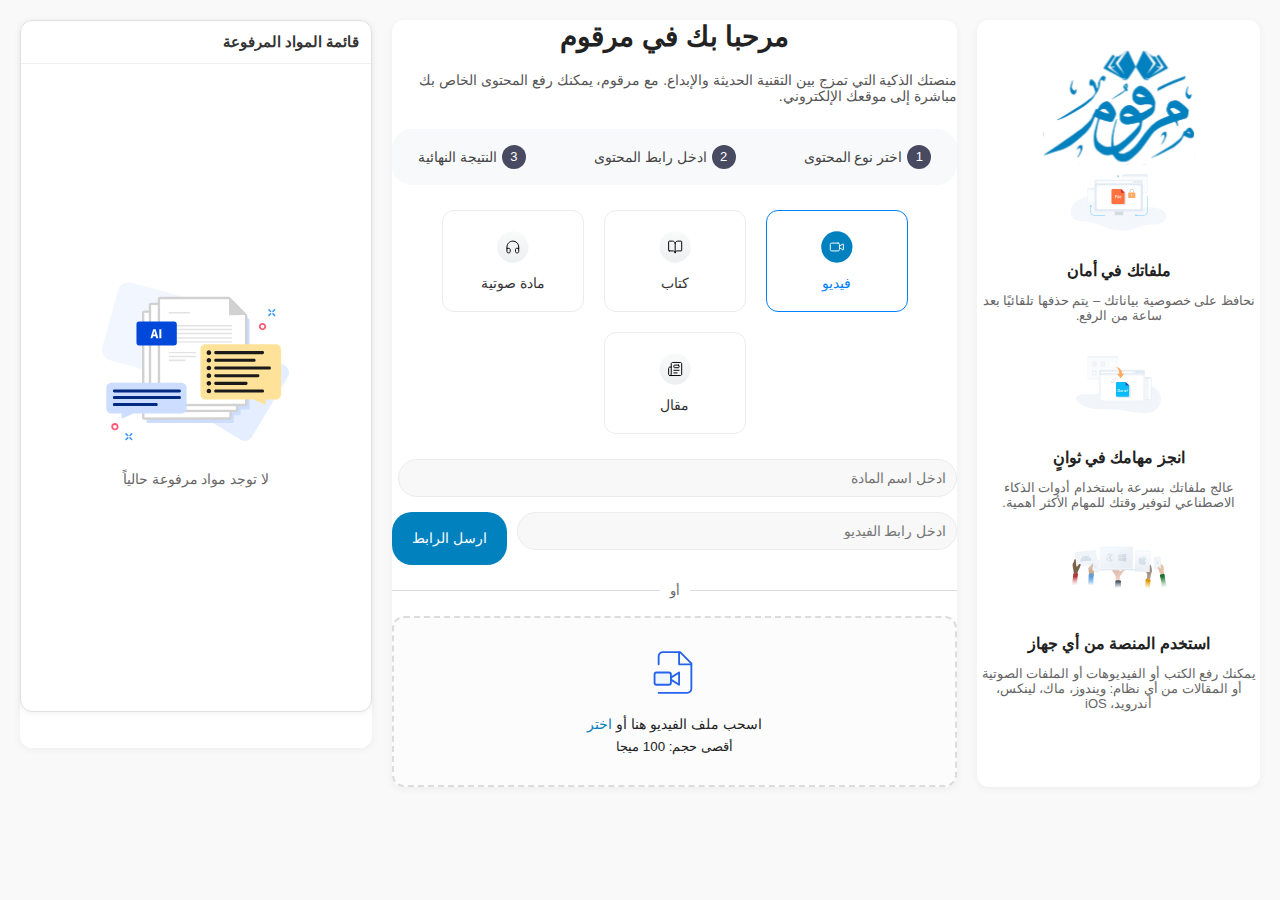
<file: home.html>
<!DOCTYPE html>
<html lang="ar" dir="rtl">
<head>
  <meta charset="UTF-8">
  <meta name="viewport" content="width=device-width, initial-scale=1.0">
  <title>مرقوم - رفع المحتوى</title>
  <link rel="stylesheet" href="css/main.css">
</head>
<body>

  <div class="container">
<!-- 
  العمود الأيسر  -->
    <aside class="logo">
      <div class="feature">
        <img src="images/markoum 1 (1).svg" alt="صورة فارغة" class="image">
        <img src="images/Img - Secure document platform_margin.svg" alt="منصة مستندات آمنة" class="logo-img">
        <h4>ملفاتك في أمان</h4>
        <p class="feature-description">نحافظ على خصوصية بياناتك – يتم حذفها تلقائيًا بعد ساعة من الرفع.</p>

        <img src="images/Img - Fast document processing_margin.svg" alt="معالجة مستندات سريعة" class="logo-img">
        <h4>انجز مهامك في ثوانٍ</h4>
        <p class="feature-description">عالج ملفاتك بسرعة باستخدام أدوات الذكاء الاصطناعي لتوفير وقتك للمهام الأكثر أهمية.</p>

        <img src="images/Img - Cross-platform solution_margin.svg" alt="حلول متعددة المنصات" class="logo-img">
        <h4>استخدم المنصة من أي جهاز</h4>
        <p class="feature-description">يمكنك رفع الكتب أو الفيديوهات أو الملفات الصوتية أو المقالات من أي نظام: ويندوز، ماك، لينكس، أندرويد، iOS</p>
      </div>
    </aside>

     <!-- العمود الأوسط  -->
    <main class="main-content">
      <h1>مرحبا بك في مرقوم</h1>
      <p class="description">منصتك الذكية التي تمزج بين التقنية الحديثة والإبداع. مع مرقوم، يمكنك رفع المحتوى الخاص بك مباشرة إلى موقعك الإلكتروني.</p>

      <div class="steps">
        <div class="step"><span class="num">1</span> <span class="text">اختر نوع المحتوى</span></div>
        <div class="step"><span class="num">2</span> <span class="text">ادخل رابط المحتوى</span></div>
        <div class="step"><span class="num">3</span> <span class="text">النتيجة النهائية</span></div>
      </div>

      <div class="item-list">
        <div class="item video">
          <img src="images/Frame 1321321649 (3).svg" alt="لوجو فيديو">
          <p>فيديو</p>
        </div>
        <div class="item">
          <img src="images/Frame 1321321649.svg" alt="لوجو كتاب">
          <p>كتاب</p>
        </div>
        <div class="item">
          <img src="images/Frame 1321321649 (1).svg" alt="لوجو مادة صوتية">
          <p>مادة صوتية</p>
        </div>
        <div class="item">
          <img src="images/Frame 1321321649 (2).svg" alt="لوجو مقال">
          <p>مقال</p>
        </div>
      </div>

      <input type="text" placeholder="ادخل اسم المادة">

      <div class="send-link">
        <input type="text" placeholder="ادخل رابط الفيديو">
        <button>ارسل الرابط</button>
      </div>

      <div class="divider"><span class="divider-text">أو</span></div>

      <div class="upload-area">
        <img src="images/file-video-2.svg" alt="ملف فيديو" width="50">
        <p>اسحب ملف الفيديو هنا <span>أو <a href="home2.html" class="upload-link">اختر</a></span></p>
        <small>أقصى حجم: 100 ميجا</small>
      </div>
    </main>

    <!-- العمود الأيمن -->
    <div class="sidebar">
      <div class="card">
        <div class="card-header">قائمة المواد المرفوعة</div>
        <div class="card-content">
          <img src="images/ai-summarizer-1 1.svg" alt="marqoom" class="card-img">
          <p class="card-text">لا توجد مواد مرفوعة حالياً</p>
      </div>
      </div>
    </div>

</body>
</html>
</file>
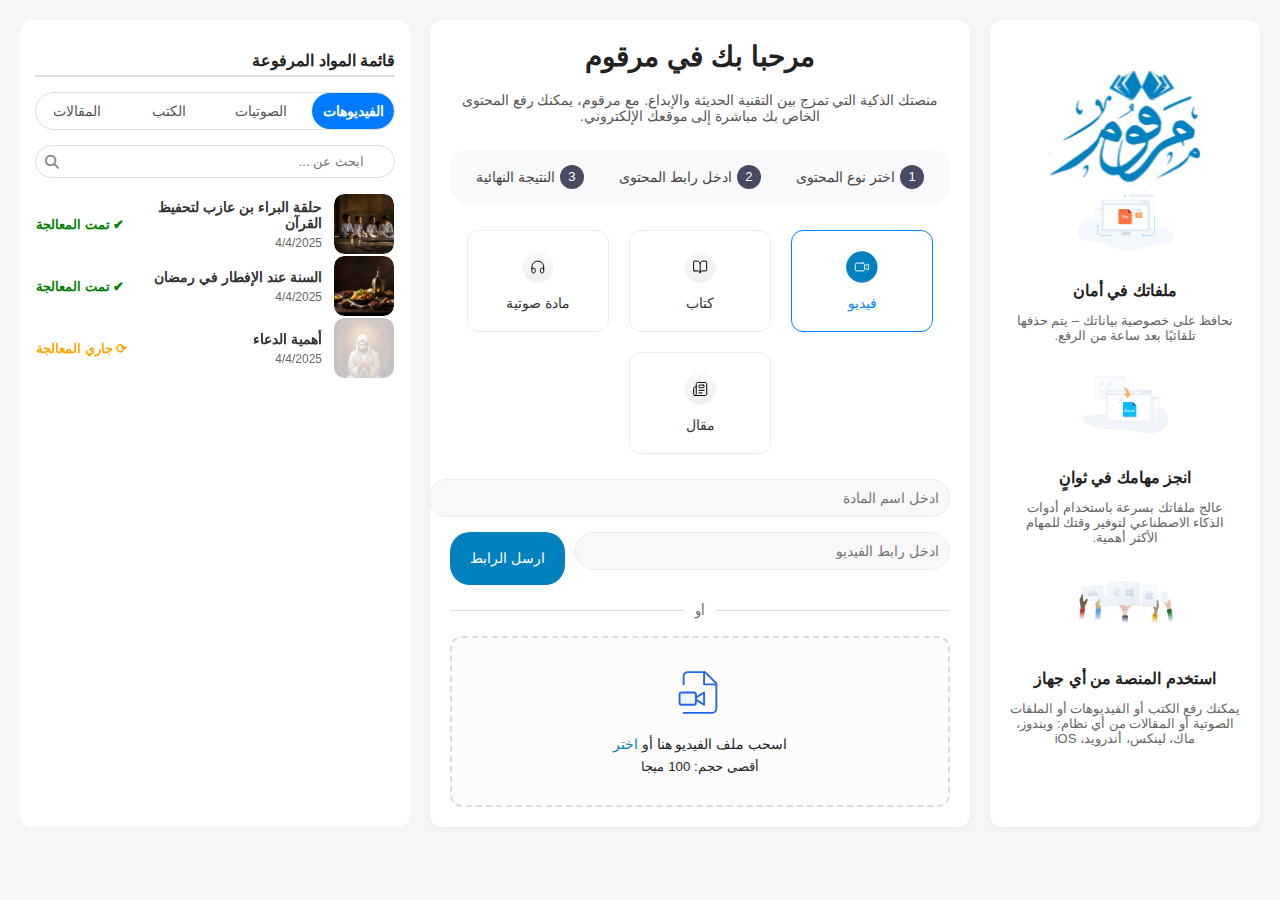
<file: home2.html>
<!DOCTYPE html>
<html lang="ar" dir="rtl">
<head>
  <meta charset="UTF-8">
  <meta name="viewport" content="width=device-width, initial-scale=1.0">
  <title>مرقوم - رفع المحتوى</title>
  <link rel="stylesheet" href="css/marqoom.css">
  <link rel="stylesheet" href="https://cdnjs.cloudflare.com/ajax/libs/font-awesome/6.5.2/css/all.min.css">
</head>
<body>

  <div class="container">

    <!-- العمود الأيسر -->
    <aside class="logo">
      <div class="feature">
        <img src="images/markoum 1 (1).svg" alt="صورة فارغة" class="image">
        <img src="images/Img - Secure document platform_margin.svg" alt="منصة مستندات آمنة" class="logo-img">
        <h4>ملفاتك في أمان</h4>
        <p class="feature-description">نحافظ على خصوصية بياناتك – يتم حذفها تلقائيًا بعد ساعة من الرفع.</p>

        <img src="images/Img - Fast document processing_margin.svg" alt="معالجة مستندات سريعة" class="logo-img">
        <h4>انجز مهامك في ثوانٍ</h4>
        <p class="feature-description">عالج ملفاتك بسرعة باستخدام أدوات الذكاء الاصطناعي لتوفير وقتك للمهام الأكثر أهمية.</p>

        <img src="images/Img - Cross-platform solution_margin.svg" alt="حلول متعددة المنصات" class="logo-img">
        <h4>استخدم المنصة من أي جهاز</h4>
        <p class="feature-description">يمكنك رفع الكتب أو الفيديوهات أو الملفات الصوتية أو المقالات من أي نظام: ويندوز، ماك، لينكس، أندرويد، iOS</p>
      </div>
    </aside>

    <!-- العمود الأوسط -->
    <main class="main-content">
      <h1>مرحبا بك في مرقوم</h1>
      <p class="description">منصتك الذكية التي تمزج بين التقنية الحديثة والإبداع. مع مرقوم، يمكنك رفع المحتوى الخاص بك مباشرة إلى موقعك الإلكتروني.</p>

      <div class="steps">
        <div class="step"><span class="num">1</span> <span class="text">اختر نوع المحتوى</span></div>
        <div class="step"><span class="num">2</span> <span class="text">ادخل رابط المحتوى</span></div>
        <div class="step"><span class="num">3</span> <span class="text">النتيجة النهائية</span></div>
      </div>

      <div class="item-list">
        <div class="item video">
          <img src="images/Frame 1321321649 (3).svg" alt="لوجو فيديو">
          <p>فيديو</p>
        </div>
        <div class="item">
          <img src="images/Frame 1321321649.svg" alt="لوجو كتاب">
          <p>كتاب</p>
        </div>
        <div class="item">
          <img src="images/Frame 1321321649 (1).svg" alt="لوجو مادة صوتية">
          <p>مادة صوتية</p>
        </div>
        <div class="item">
          <img src="images/Frame 1321321649 (2).svg" alt="لوجو مقال">
          <p>مقال</p>
        </div>
      </div>

      <input type="text" placeholder="ادخل اسم المادة">

      <div class="send-link">
        <input type="text" placeholder="ادخل رابط الفيديو">
        <button>ارسل الرابط</button>
      </div>

      <div class="divider"><span class="divider-text">أو</span></div>

      <div class="upload-area">
        <img src="images/file-video-2.svg" alt="ملف فيديو" width="50">
        <p>اسحب ملف الفيديو هنا <span>أو <a href="home3.html">اختر</a></span></p>
        <small>أقصى حجم: 100 ميجا</small>
      </div>
    </main>

    <!-- العمود الأيمن -->
    <aside class="right-sidebar">
      <h3 class="sidebar-title">قائمة المواد المرفوعة</h3>

      <div class="tabs">
        <span class="tab active">الفيديوهات</span>
        <span class="tab">الصوتيات</span>
        <span class="tab">الكتب</span>
        <span class="tab">المقالات</span>
      </div>

      <div class="search-box">
        <input type="text" placeholder="ابحث عن ...">
        <i class="fa fa-search search-icon"></i>
      </div>

  <!-- عنصر -->
  <div class="upload-item">
    <div class="thumb-box">
      <img src="images/islamic lesson (1).svg" alt="صورة الفيديو" class="thumb">
    </div>
    <div class="info">
      <h4>حلقة البراء بن عازب لتحفيظ القرآن</h4>
      <div class="date">4/4/2025</div>
    </div>
    <div class="status done">✔ تمت المعالجة</div>
  </div>

  <!-- عنصر -->
  <div class="upload-item">
    <div class="thumb-box">
      <img src="images/Ramdan Food.svg" alt="صورة الفيديو" class="thumb">
    </div>
    <div class="info">
      <h4>السنة عند الإفطار في رمضان</h4>
      <div class="date">4/4/2025</div>
    </div>
    <div class="status done">✔ تمت المعالجة</div>
  </div>

  <!-- عنصر -->
   <div class="upload-active">
  <div class="upload-item ">
    <div class="thumb-box">
      <img src="images/mulsim pray.svg" alt="صورة الفيديو" class="thumb">
    </div>
    <div class="info">
      <h4>أهمية الدعاء</h4>
      <div class="date">4/4/2025</div>
    </div>
    <div class="status processing">⟳ جاري المعالجة</div>
  </div>
  </div>
</div>
</body>
</html>
</file>
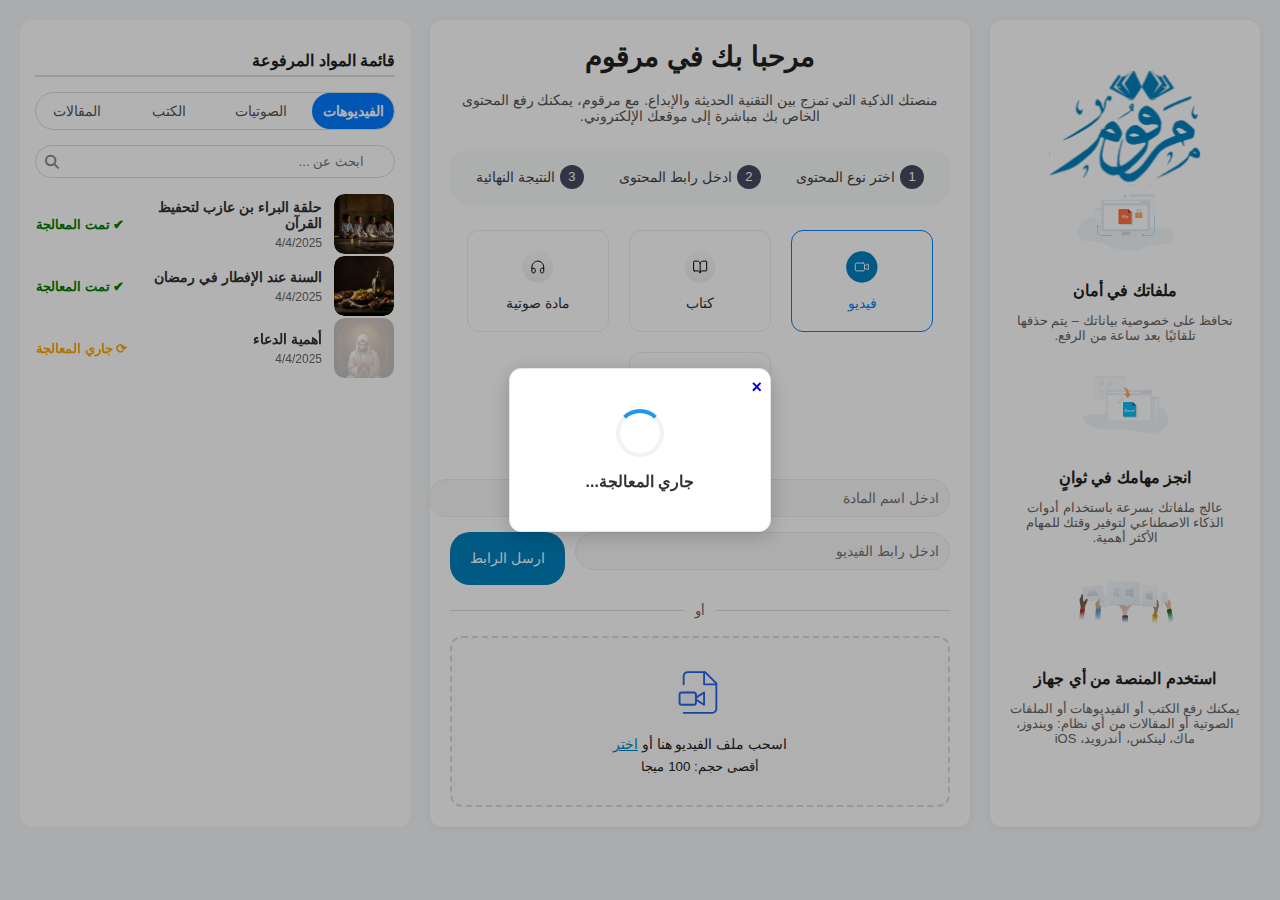
<file: home3.html>
<!DOCTYPE html>
<html lang="ar" dir="rtl">
<head>
  <meta charset="UTF-8">
  <meta name="viewport" content="width=device-width, initial-scale=1.0">
  <title>مرقوم - رفع المحتوى</title>
  <link rel="stylesheet" href="css/marqoom2.css">
  <link rel="stylesheet" href="https://cdnjs.cloudflare.com/ajax/libs/font-awesome/6.5.2/css/all.min.css">
</head>
<body>

  <div class="container">

    <!-- العمود الأيسر -->
    <aside class="logo">
      <div class="feature">
        <img src="images/markoum 1 (1).svg" alt="صورة فارغة" class="image">
        <img src="images/Img - Secure document platform_margin.svg" alt="منصة مستندات آمنة" class="logo-img">
        <h4>ملفاتك في أمان</h4>
        <p class="feature-description">نحافظ على خصوصية بياناتك – يتم حذفها تلقائيًا بعد ساعة من الرفع.</p>

        <img src="images/Img - Fast document processing_margin.svg" alt="معالجة مستندات سريعة" class="logo-img">
        <h4>انجز مهامك في ثوانٍ</h4>
        <p class="feature-description">عالج ملفاتك بسرعة باستخدام أدوات الذكاء الاصطناعي لتوفير وقتك للمهام الأكثر أهمية.</p>

        <img src="images/Img - Cross-platform solution_margin.svg" alt="حلول متعددة المنصات" class="logo-img">
        <h4>استخدم المنصة من أي جهاز</h4>
        <p class="feature-description">يمكنك رفع الكتب أو الفيديوهات أو الملفات الصوتية أو المقالات من أي نظام: ويندوز، ماك، لينكس، أندرويد، iOS</p>
      </div>
    </aside>

    <!-- العمود الأوسط -->
    <main class="main-content">
      <h1>مرحبا بك في مرقوم</h1>
      <p class="description">منصتك الذكية التي تمزج بين التقنية الحديثة والإبداع. مع مرقوم، يمكنك رفع المحتوى الخاص بك مباشرة إلى موقعك الإلكتروني.</p>

      <div class="steps">
        <div class="step"><span class="num">1</span> <span class="text">اختر نوع المحتوى</span></div>
        <div class="step"><span class="num">2</span> <span class="text">ادخل رابط المحتوى</span></div>
        <div class="step"><span class="num">3</span> <span class="text">النتيجة النهائية</span></div>
      </div>

      <div class="item-list">
        <div class="item video">
          <img src="images/Frame 1321321649 (3).svg" alt="لوجو فيديو">
          <p>فيديو</p>
        </div>
        <div class="item">
          <img src="images/Frame 1321321649.svg" alt="لوجو كتاب">
          <p>كتاب</p>
        </div>
        <div class="item">
          <img src="images/Frame 1321321649 (1).svg" alt="لوجو مادة صوتية">
          <p>مادة صوتية</p>
        </div>
        <div class="item">
          <img src="images/Frame 1321321649 (2).svg" alt="لوجو مقال">
          <p>مقال</p>
        </div>
      </div>

      <input type="text" placeholder="ادخل اسم المادة">

      <div class="send-link">
        <input type="text" placeholder="ادخل رابط الفيديو">
        <button>ارسل الرابط</button>
      </div>

      <div class="divider"><span class="divider-text">أو</span></div>

      <div class="upload-area">
        <img src="images/file-video-2.svg" alt="ملف فيديو" width="50">
        <p>اسحب ملف الفيديو هنا <span>أو <a href="home4.html">اختر</a></span></p>
        <small>أقصى حجم: 100 ميجا</small>
      </div>
    </main>

    <!-- العمود الأيمن -->
    <aside class="right-sidebar">
      <h3 class="sidebar-title">قائمة المواد المرفوعة</h3>

      <div class="tabs">
        <span class="tab active">الفيديوهات</span>
        <span class="tab">الصوتيات</span>
        <span class="tab">الكتب</span>
        <span class="tab">المقالات</span>
      </div>

      <div class="search-box">
        <input type="text" placeholder="ابحث عن ...">
        <i class="fa fa-search search-icon"></i>
      </div>

  <!-- عنصر -->
  <div class="upload-item">
    <div class="thumb-box">
      <img src="images/islamic lesson (1).svg" alt="صورة الفيديو" class="thumb">
    </div>
    <div class="info">
      <h4>حلقة البراء بن عازب لتحفيظ القرآن</h4>
      <div class="date">4/4/2025</div>
    </div>
    <div class="status done">✔ تمت المعالجة</div>
  </div>

  <!-- عنصر -->
  <div class="upload-item">
    <div class="thumb-box">
      <img src="images/Ramdan Food.svg" alt="صورة الفيديو" class="thumb">
    </div>
    <div class="info">
      <h4>السنة عند الإفطار في رمضان</h4>
      <div class="date">4/4/2025</div>
    </div>
    <div class="status done">✔ تمت المعالجة</div>
  </div>

  <!-- عنصر -->
   <div class="upload-active">
  <div class="upload-item ">
    <div class="thumb-box">
      <img src="images/mulsim pray.svg" alt="صورة الفيديو" class="thumb">
    </div>
    <div class="info">
      <h4>أهمية الدعاء</h4>
      <div class="date">4/4/2025</div>
    </div>
    <div class="status processing">⟳ جاري المعالجة</div>
  </div>
  </div>
</div>
<div class="popup-overlay">
  <div class="popup-box">
      <span class="close-btn"><a href="home4.html">×</a></span>
    <div class="loader"></div>
    <p> جاري المعالجة...</p>
  </div>
</div>
</body>
</html>
</file>
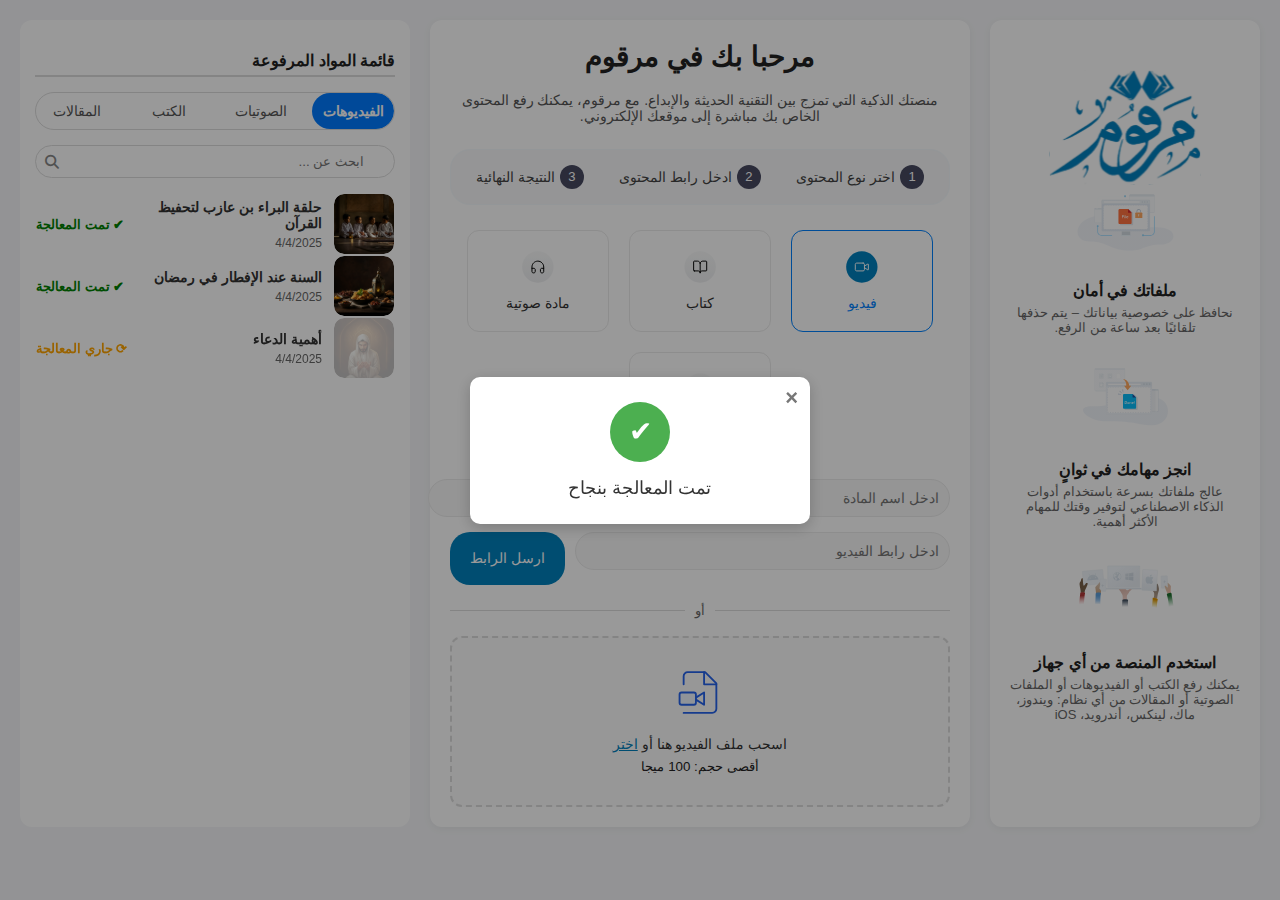
<file: home4.html>
<!DOCTYPE html>
<html lang="ar" dir="rtl">
<head>
  <meta charset="UTF-8">
  <meta name="viewport" content="width=device-width, initial-scale=1.0">
  <title>مرقوم - رفع المحتوى</title>
  <link rel="stylesheet" href="css/marqoom3.css">
  <link rel="stylesheet" href="https://cdnjs.cloudflare.com/ajax/libs/font-awesome/6.5.2/css/all.min.css">
</head>
<body>

  <div class="container">

    <!-- العمود الأيسر -->
    <aside class="logo">
      <div class="feature">
        <img src="images/markoum 1 (1).svg" alt="صورة فارغة" class="image">
        <img src="images/Img - Secure document platform_margin.svg" alt="منصة مستندات آمنة" class="logo-img">
        <h4>ملفاتك في أمان</h4>
        <p class="feature-description">نحافظ على خصوصية بياناتك – يتم حذفها تلقائيًا بعد ساعة من الرفع.</p>

        <img src="images/Img - Fast document processing_margin.svg" alt="معالجة مستندات سريعة" class="logo-img">
        <h4>انجز مهامك في ثوانٍ</h4>
        <p class="feature-description">عالج ملفاتك بسرعة باستخدام أدوات الذكاء الاصطناعي لتوفير وقتك للمهام الأكثر أهمية.</p>

        <img src="images/Img - Cross-platform solution_margin.svg" alt="حلول متعددة المنصات" class="logo-img">
        <h4>استخدم المنصة من أي جهاز</h4>
        <p class="feature-description">يمكنك رفع الكتب أو الفيديوهات أو الملفات الصوتية أو المقالات من أي نظام: ويندوز، ماك، لينكس، أندرويد، iOS</p>
      </div>
    </aside>

    <!-- العمود الأوسط -->
    <main class="main-content">
      <h1>مرحبا بك في مرقوم</h1>
      <p class="description">منصتك الذكية التي تمزج بين التقنية الحديثة والإبداع. مع مرقوم، يمكنك رفع المحتوى الخاص بك مباشرة إلى موقعك الإلكتروني.</p>

      <div class="steps">
        <div class="step"><span class="num">1</span> <span class="text">اختر نوع المحتوى</span></div>
        <div class="step"><span class="num">2</span> <span class="text">ادخل رابط المحتوى</span></div>
        <div class="step"><span class="num">3</span> <span class="text">النتيجة النهائية</span></div>
      </div>

      <div class="item-list">
        <div class="item video">
          <img src="images/Frame 1321321649 (3).svg" alt="لوجو فيديو">
          <p>فيديو</p>
        </div>
        <div class="item">
          <img src="images/Frame 1321321649.svg" alt="لوجو كتاب">
          <p>كتاب</p>
        </div>
        <div class="item">
          <img src="images/Frame 1321321649 (1).svg" alt="لوجو مادة صوتية">
          <p>مادة صوتية</p>
        </div>
        <div class="item">
          <img src="images/Frame 1321321649 (2).svg" alt="لوجو مقال">
          <p>مقال</p>
        </div>
      </div>

      <input type="text" placeholder="ادخل اسم المادة">

      <div class="send-link">
        <input type="text" placeholder="ادخل رابط الفيديو">
        <button>ارسل الرابط</button>
      </div>

      <div class="divider"><span class="divider-text">أو</span></div>

      <div class="upload-area">
        <img src="images/file-video-2.svg" alt="ملف فيديو" width="50">
        <p>اسحب ملف الفيديو هنا <span>أو <a href="home3.html">اختر</a></span></p>
        <small>أقصى حجم: 100 ميجا</small>
      </div>
    </main>

    <!-- العمود الأيمن -->
    <aside class="right-sidebar">
      <h3 class="sidebar-title">قائمة المواد المرفوعة</h3>

      <div class="tabs">
        <span class="tab active">الفيديوهات</span>
        <span class="tab">الصوتيات</span>
        <span class="tab">الكتب</span>
        <span class="tab">المقالات</span>
      </div>

      <div class="search-box">
        <input type="text" placeholder="ابحث عن ...">
        <i class="fa fa-search search-icon"></i>
      </div>

  <!-- عنصر -->
  <div class="upload-item">
    <div class="thumb-box">
      <img src="images/islamic lesson (1).svg" alt="صورة الفيديو" class="thumb">
    </div>
    <div class="info">
      <h4>حلقة البراء بن عازب لتحفيظ القرآن</h4>
      <div class="date">4/4/2025</div>
    </div>
    <div class="status done">✔ تمت المعالجة</div>
  </div>

  <!-- عنصر -->
  <div class="upload-item">
    <div class="thumb-box">
      <img src="images/Ramdan Food.svg" alt="صورة الفيديو" class="thumb">
    </div>
    <div class="info">
      <h4>السنة عند الإفطار في رمضان</h4>
      <div class="date">4/4/2025</div>
    </div>
    <div class="status done">✔ تمت المعالجة</div>
  </div>

  <!-- عنصر -->
   <div class="upload-active">
  <div class="upload-item ">
    <div class="thumb-box">
      <img src="images/mulsim pray.svg" alt="صورة الفيديو" class="thumb">
    </div>
    <div class="info">
      <h4>أهمية الدعاء</h4>
      <div class="date">4/4/2025</div>
    </div>
    <div class="status processing">⟳ جاري المعالجة</div>
  </div>
  </div>
</div>

<!-- البوكس -->
 <div class="overlay">
  <div class="popup">
    <a href="home5.html" class="close-btn">×</a>
    <div class="icon-circle">✔</div>
    <p>تمت المعالجة بنجاح</p>
  </div>
</div>
</body>
</html>
</file>
<file: css/main.css>
/* إعدادات أساسية */
body {
  margin: 0;
  font-family: 'Cairo', Arial, sans-serif;
  direction: rtl;
  background-color: #f9f9f9;
  color: #222;
  border: 0;
}

/* توزيع الأعمدة */
.container {
  display: grid;
  grid-template-columns: 1fr 2fr 1fr;
  gap: 20px;
  padding: 20px;
}

/* صناديق الأعمدة */
.logo,
.main-content,
.sidebar {
  background-color: #fff;
  border-radius: 12px;
  box-shadow: 0 2px 8px rgba(0,0,0,0.05);
}


/* العمود الأيسر */
.logo {
  text-align: center;
}
.image{
  width: 152px;
  height: 115px;
  margin-top: 30px;
  display: block;
  margin-left: auto;
  margin-right: auto;
}
.logo-img {
  max-width: 100%;
  height: auto;
  margin-bottom: 15px;
}
.feature h4 {
  font-size: 16px;
  margin: 10px 0 5px;
  color: #222;
}
.feature-description {
  font-size: 13px;
  color: #666;
  margin-bottom: 20px;
}

/* العمود الأوسط */
.main-content h1 {
  font-size: 28px; /* أكبر ليتناسب مع الحجم المطلوب */
  margin-top: 0;
  text-align: center;
}
.description {
  font-size: 14px;
  color: #555;
  margin-bottom: 25px;
}

/* الخطوات */
.steps {
  display: flex;
  justify-content: space-between;
  align-items: center;
  gap: 20px;
  background: #f8f9fa;
  border: 1px solid #f6fafe;
  border-radius: 20px;
  padding: 15px 25px;
  margin-bottom: 25px;
  
}
.step {
  display: flex;
  align-items: center;
  gap: 5px;
  font-size: 14px;
  color: #444;
}
.step .num {
  width: 24px;
  height: 24px;
  background-color: #484a61;  
  color: #fff;
  border-radius: 50%;
  display: flex;
  align-items: center;
  justify-content: center;
  font-size: 13px;
}

/* مربعات اختيار نوع المحتوى */
.item-list {
  display: flex;
  flex-wrap: wrap;
  gap: 20px;
  justify-content: center;
  margin-bottom: 25px;
}
.item {
  background-color: #ffffff;
  border: 1px solid #ececec;
  border-radius: 12px;
  padding: 20px 10px;
  text-align: center;
  width: 120px;
  cursor: pointer;
  transition: background 0.3s, transform 0.2s;
}
.item:hover {
  background-color: #e6e8ea;
  transform: translateY(-2px);
}
.item img {
  width: 32px;
  height: 32px;
  margin-bottom: 8px;
}
.item p {
  font-size: 14px;
  color: #333;
  margin: 0;
  font-weight: 500;
}

/* مربع الفيديو */
.item.video {
  background-color: white;
  border-color: #0081fd;
  
}
.item.video p {
  color: #0081fd;
}

/* خانة كتابة اسم المادة */
.main-content input[type="text"] {
  width: 95%;
  padding: 10px;
  background-color: #f8f8f8;
  border: 1px solid #ececec;
  border-radius: 20px;
  margin-bottom: 15px;
  font-size: 14px;
}

/* إرسال الرابط */
.send-link {
  display: flex;
  gap: 10px;
  margin-bottom: 20px;
}
.send-link input {
  flex: 1;
  padding: 10px;
  border: 1px solid #ccc;
  border-radius: 20px;
  font-size: 14px;
}
.send-link button {
  background-color: #0181bd;
  color: white;
  border: none;
  padding: 10px 20px;
  cursor: pointer;
  border-radius: 20px;
  font-size: 14px;
}
.send-link button:hover {
  background-color: #0181bd;
}

/* الفاصل مع النص */
.divider {
  position: relative;
  height: 1px;
  background-color: #ddd;
  margin: 25px 0;
}
.divider-text {
  position: absolute;
  top: 50%;
  right: 50%;
  transform: translate(50%, -50%);
  background-color: #fff;
  padding: 0 10px;
  font-size: 13px;
  color: #666;
}

/* منطقة رفع الملفات */
.upload-area {
  border: 2px dashed #dcdcdc;
  border-radius: 12px;
  padding: 30px;
  text-align: center;
  background-color: #fcfcfc;
  transition: border-color 0.3s, background 0.3s;
  
}
.upload-area:hover {
  border-color: #0181bd;
  background-color: #f0f7ff;
}
.upload-area img {
  margin-bottom: 10px;
}
.upload-area p {
  font-size: 14px;
  margin: 5px 0;
}
.upload-area a {
  color: #0181bd;
  text-decoration: underline;
  cursor: pointer;
  text-decoration: none;
}
.upload-link {
  color: #0181bd;
  text-decoration: none;
}

/* العمود الايمن */

.sidebar {
  justify-content: center;   
  align-items: center;       
  height: 95%;             
}

.card {
  width: 350px;              
  height: 690px;             
  background: #fff;
  border: 1px solid #e0e0e0;
  border-radius: 12px;
  box-shadow: 0 2px 6px rgba(0,0,0,0.05);
  display: flex;
  flex-direction: column;
  overflow: hidden;
}

.card-header {
  padding: 12px;
  font-size: 15px;
  font-weight: 600;
  color: #333;
  border-bottom: 1px solid #eee;
  text-align: right;
}

.card-content {
  flex: 1;
  display: flex;
  flex-direction: column;
  justify-content: center;   
  align-items: center;       
  gap: 10px;                 
}

.card-img {
  width: 199px;              
  height: 173px;
  object-fit: contain;
}

.card-text {
  font-size: 14px;
  color: #666;
}
/* Responsive */


@media (max-width: 992px) {
  .container {
    grid-template-columns: 1fr 1fr; 
  }

  .sidebar {
    grid-column: 1 / -1; 
    display: flex;
    justify-content: center;
    margin-top: 20px;
  }

  .card {
    width: 100%;
    max-width: 400px;
    height: auto;
  }
}
@media (max-width: 576px) {
  .container {
    grid-template-columns: 1fr; 
    gap: 15px;
    padding: 15px;
  }

  .logo,
  .main-content,
  .sidebar {
    padding: 15px;
  }

  .main-content h1 {
    font-size: 22px;
  }

  .steps {
    flex-direction: column;
    gap: 10px;
    padding: 10px 15px;
  }

  .item-list {
    gap: 12px;
  }

  .item {
    width: 100px;
    padding: 15px 8px;
  }

  .send-link {
    flex-direction: column;
  }

  .send-link input,
  .send-link button {
    width: 100%;
  }

  .card {
    width: 100%;
    max-width: 100%;
    height: auto;
  }

  .card-img {
    width: 150px;
    height: 130px;
  }
}
</file>
<file: css/marqoom.css>
/* إعدادات أساسية */
body {
  margin: 0;
  font-family: 'Cairo', Arial, sans-serif;
  direction: rtl;
  background-color: #f5f6f8;
  color: #222;
}

/* توزيع الأعمدة */
.container {
  display: grid;
  grid-template-columns: 1fr 2fr 1fr;
  gap: 20px;
  padding: 20px;
}

/* صناديق الأعمدة */
.logo,
.main-content,
.sidebar {
  background-color: #fff;
  border-radius: 12px;
  padding: 20px;
  box-shadow: 0 2px 8px rgba(0,0,0,0.05);
}

/* العمود الأيسر */
.logo {
  text-align: center;
}
.image{
  width: 152px;
  height: 115px;
  margin-top: 30px;
  display: block;
  margin-left: auto;
  margin-right: auto;
}
.logo-img {
  max-width: 100%;
  height: auto;
  margin-bottom: 15px;
}
.feature h4 {
  font-size: 16px;
  margin: 10px 0 5px;
  color: #222;
}
.feature-description {
  font-size: 13px;
  color: #666;
  margin-bottom: 20px;
}

/* العمود الأوسط */
.main-content {
  text-align: center;
}
.main-content h1 {
  font-size: 28px; 
  margin-top: 0;
}
.description {
  font-size: 14px;
  color: #555;
  margin-bottom: 25px;
}

/* الخطوات */
.steps {
  display: flex;
  justify-content: space-between;
  align-items: center;
  gap: 20px;
  background: #f8f9fa;
  border: 1px solid #f6fafe;
  border-radius: 20px;
  padding: 15px 25px;
  margin-bottom: 25px;
  
}
.step {
  display: flex;
  align-items: center;
  gap: 5px;
  font-size: 14px;
  color: #444;
}
.step .num {
  width: 24px;
  height: 24px;
  background-color: #484a61;  
  color: #fff;
  border-radius: 50%;
  display: flex;
  align-items: center;
  justify-content: center;
  font-size: 13px;
}

/* مربعات اختيار نوع المحتوى */
.item-list {
  display: flex;
  flex-wrap: wrap;
  gap: 20px;
  justify-content: center;
  margin-bottom: 25px;
}
.item {
  background-color: #ffffff;
  border: 1px solid #ececec;
  border-radius: 12px;
  padding: 20px 10px;
  text-align: center;
  width: 120px;
  cursor: pointer;
  transition: background 0.3s, transform 0.2s;
}
.item:hover {
  background-color: #e6e8ea;
  transform: translateY(-2px);
}
.item img {
  width: 32px;
  height: 32px;
  margin-bottom: 8px;
}
.item p {
  font-size: 14px;
  color: #333;
  margin: 0;
  font-weight: 500;
}

/* مربع الفيديو */
.item.video {
  background-color: white;
  border-color: #0081fd;
  
}
.item.video p {
  color: #0081fd;
}

/* خانة كتابة اسم المادة */
.main-content input[type="text"] {
  width: 100%;
  padding: 10px;
  background-color: #f8f8f8;
  border: 1px solid #ececec;
  border-radius: 20px;
  margin-bottom: 15px;
  font-size: 14px;
}

/* إرسال الرابط */
.send-link {
  display: flex;
  gap: 10px;
  margin-bottom: 20px;
}
.send-link input {
  flex: 1;
  padding: 10px;
  border: 1px solid #ccc;
  border-radius: 20px;
  font-size: 14px;
}
.send-link button {
  background-color: #0181bd;
  color: white;
  border: none;
  padding: 10px 20px;
  cursor: pointer;
  border-radius: 20px;
  font-size: 14px;
}
.send-link button:hover {
  background-color: #0181bd;
}

/* الفاصل مع النص */
.divider {
  position: relative;
  height: 1px;
  background-color: #ddd;
  margin: 25px 0;
}
.divider-text {
  position: absolute;
  top: 50%;
  right: 50%;
  transform: translate(50%, -50%);
  background-color: #fff;
  padding: 0 10px;
  font-size: 13px;
  color: #666;
}
.upload-area {
  border: 2px dashed #dcdcdc;
  border-radius: 12px;
  padding: 30px;
  text-align: center;
  background-color: #fcfcfc;
  transition: border-color 0.3s, background 0.3s;
}
.upload-area:hover {
  border-color: #0181bd;
  background-color: #f0f7ff;
}
.upload-area img {
  margin-bottom: 10px;
}
.upload-area p {
  font-size: 14px;
  margin: 5px 0;
}
.upload-area a {
  color: #0181bd;
  text-decoration: underline;
  cursor: pointer;
  text-decoration: none;
}

/* العمود الأيمن */
.right-sidebar {
  padding: 15px;
  background: #fff;
  border-radius: 12px;
}

.sidebar-title {
  border-bottom: 2px solid #ddd;
  padding-bottom: 5px;
  margin-bottom: 15px;
  font-size: 16px;
  font-weight: bold;
}
.tabs {
  display: flex;
  gap: 10px;
  margin-bottom: 15px;
}

.tabs {
  display: flex;
  border: 1px solid #ddd;
  border-radius: 20px;
  overflow: hidden;
  margin-bottom: 15px;
  background: #fff;
}

.tab {
  flex: 1; 
  text-align: center;
  padding: 10px 0;
  font-size: 14px;
  color: #555;
  cursor: pointer;
  transition: 0.3s;
}

.tab.active {
  background: #007bff;
  color: #fff;
  font-weight: bold;
  border-radius: 20px;
}

/* البحث */
.search-box {
  position: relative;
  margin-bottom: 15px;
}

.search-box input {
  width: 320px;
  height: 15px;
  padding: 8px 30px 8px 8px;
  border: 1px solid #ddd;
  border-radius: 20px;
}

.search-box .search-icon {
  position: absolute;
  left: 10px;
  top: 50%;
  transform: translateY(-50%);
  color: #888;
  font-size: 14px;
}
.upload-item {
  display: flex;
  align-items: center;
  justify-content: space-between;
  background: white;
  border-radius: 10px;
  border: 1px solid white;
}
.upload-active{
  filter: blur(0.5px);
  text-decoration: none;

}


.thumb-box {
  width: 60px;
  height: 60px;
  border-radius: 10px;
  overflow: hidden;
  flex-shrink: 0;
  margin-left: 12px;
}

.thumb {
  width: 100%;
  height: 100%;
  object-fit: cover;
  display: block;
  border-radius: 10px;
}

.info {
  flex: 1;
}

.info h4 {
  margin: 0;
  font-size: 14px;
  color: #333;
}

.info .date {
  font-size: 12px;
  color: #666;
  margin-top: 5px;
}

.status {
  font-size: 13px;
  font-weight: bold;
  white-space: nowrap;
}

.status.done {
  color: green;
}

.status.processing {
  color: orange;
}



@media (max-width: 768px) {
  .container {
    grid-template-columns: 1fr; 
    gap: 15px;
  }

  .search-box input {
    width: 100%; 
  }

  .item-list {
    justify-content: center;
  }

  .steps {
    flex-direction: column;
    align-items: flex-start;
    gap: 10px;
  }

  .send-link {
    flex-direction: column;
  }

  .send-link input,
  .send-link button {
    width: 100%;
  }
}

@media (min-width: 769px) and (max-width: 1024px) {
  .container {
    grid-template-columns: 1fr 2fr; 
    gap: 20px;
  }

  .search-box input {
    width: 100%;
  }
}
</file>
<file: css/marqoom2.css>
/* إعدادات أساسية */
body {
  margin: 0;
  font-family: 'Cairo', Arial, sans-serif;
  direction: rtl;
  background-color: #f5f6f8;
  color: #222;
}

/* توزيع الأعمدة */
.container {
  display: grid;
  grid-template-columns: 1fr 2fr 1fr;
  gap: 20px;
  padding: 20px;
}

/* صناديق الأعمدة */
.logo,
.main-content,
.sidebar {
  background-color: #fff;
  border-radius: 12px;
  padding: 20px;
  box-shadow: 0 2px 8px rgba(0,0,0,0.05);
}

/* العمود الأيسر */
.logo {
  text-align: center;
}
.image{
  width: 152px;
  height: 115px;
  margin-top: 30px;
  display: block;
  margin-left: auto;
  margin-right: auto;
}
.logo-img {
  max-width: 100%;
  height: auto;
  margin-bottom: 15px;
}
.feature h4 {
  font-size: 16px;
  margin: 10px 0 5px;
  color: #222;
}
.feature-description {
  font-size: 13px;
  color: #666;
  margin-bottom: 20px;
}

/* العمود الأوسط */
.main-content {
  text-align: center;
}
.main-content h1 {
  font-size: 28px; 
  margin-top: 0;
}
.description {
  font-size: 14px;
  color: #555;
  margin-bottom: 25px;
}

/* الخطوات */
.steps {
  display: flex;
  justify-content: space-between;
  align-items: center;
  gap: 20px;
  background: #f8f9fa;
  border: 1px solid #f6fafe;
  border-radius: 20px;
  padding: 15px 25px;
  margin-bottom: 25px;
  
}
.step {
  display: flex;
  align-items: center;
  gap: 5px;
  font-size: 14px;
  color: #444;
}
.step .num {
  width: 24px;
  height: 24px;
  background-color: #484a61;  
  color: #fff;
  border-radius: 50%;
  display: flex;
  align-items: center;
  justify-content: center;
  font-size: 13px;
}

/* مربعات اختيار نوع المحتوى */
.item-list {
  display: flex;
  flex-wrap: wrap;
  gap: 20px;
  justify-content: center;
  margin-bottom: 25px;
}
.item {
  background-color: #ffffff;
  border: 1px solid #ececec;
  border-radius: 12px;
  padding: 20px 10px;
  text-align: center;
  width: 120px;
  cursor: pointer;
  transition: background 0.3s, transform 0.2s;
}
.item:hover {
  background-color: #e6e8ea;
  transform: translateY(-2px);
}
.item img {
  width: 32px;
  height: 32px;
  margin-bottom: 8px;
}
.item p {
  font-size: 14px;
  color: #333;
  margin: 0;
  font-weight: 500;
}

/* مربع الفيديو */
.item.video {
  background-color: white;
  border-color: #0081fd;
  
}
.item.video p {
  color: #0081fd;
}

/* خانة كتابة اسم المادة */
.main-content input[type="text"] {
  width: 100%;
  padding: 10px;
  background-color: #f8f8f8;
  border: 1px solid #ececec;
  border-radius: 20px;
  margin-bottom: 15px;
  font-size: 14px;
}

/* إرسال الرابط */
.send-link {
  display: flex;
  gap: 10px;
  margin-bottom: 20px;
}
.send-link input {
  flex: 1;
  padding: 10px;
  border: 1px solid #ccc;
  border-radius: 20px;
  font-size: 14px;
}
.send-link button {
  background-color: #0181bd;
  color: white;
  border: none;
  padding: 10px 20px;
  cursor: pointer;
  border-radius: 20px;
  font-size: 14px;
}
.send-link button:hover {
  background-color: #0181bd;
}

/* الفاصل مع النص */
.divider {
  position: relative;
  height: 1px;
  background-color: #ddd;
  margin: 25px 0;
}
.divider-text {
  position: absolute;
  top: 50%;
  right: 50%;
  transform: translate(50%, -50%);
  background-color: #fff;
  padding: 0 10px;
  font-size: 13px;
  color: #666;
}
.upload-area {
  border: 2px dashed #dcdcdc;
  border-radius: 12px;
  padding: 30px;
  text-align: center;
  background-color: #fcfcfc;
  transition: border-color 0.3s, background 0.3s;
}
.upload-area:hover {
  border-color: #0181bd;
  background-color: #f0f7ff;
}
.upload-area img {
  margin-bottom: 10px;
}
.upload-area p {
  font-size: 14px;
  margin: 5px 0;
}
.upload-area a {
  color: #0181bd;
  text-decoration: underline;
  cursor: pointer;
}

/* العمود الأيمن */
.right-sidebar {
  padding: 15px;
  background: #fff;
  border-radius: 12px;
}

.sidebar-title {
  border-bottom: 2px solid #ddd;
  padding-bottom: 5px;
  margin-bottom: 15px;
  font-size: 16px;
  font-weight: bold;
}

.tabs {
  display: flex;
  gap: 10px;
  margin-bottom: 15px;
}

.tabs {
  display: flex;
  border: 1px solid #ddd;
  border-radius: 20px;
  overflow: hidden; 
  margin-bottom: 15px;
  background: #fff;
}

.tab {
  flex: 1; 
  text-align: center;
  padding: 10px 0;
  font-size: 14px;
  color: #555;
  cursor: pointer;
  transition: 0.3s;
}

.tab.active {
  background: #007bff;
  color: #fff;
  font-weight: bold;
  border-radius: 20px;
}

/* البحث */
.search-box {
  position: relative;
  margin-bottom: 15px;
}

.search-box input {
  width: 320px;
  height: 15px;
  padding: 8px 30px 8px 8px;
  border: 1px solid #ddd;
  border-radius: 20px;
}

.search-box .search-icon {
  position: absolute;
  left: 10px;
  top: 50%;
  transform: translateY(-50%);
  color: #888;
  font-size: 14px;
}
.upload-item {
  display: flex;
  align-items: center;
  justify-content: space-between;
  background: white;
  border-radius: 10px;
  border: 1px solid white;
}
.upload-active{
  filter: blur(0.5px);

}


.thumb-box {
  width: 60px;
  height: 60px;
  border-radius: 10px;
  overflow: hidden;
  flex-shrink: 0;
  margin-left: 12px;
}

.thumb {
  width: 100%;
  height: 100%;
  object-fit: cover;
  display: block;
  border-radius: 10px;
}

.info {
  flex: 1;
}

.info h4 {
  margin: 0;
  font-size: 14px;
  color: #333;
}

.info .date {
  font-size: 12px;
  color: #666;
  margin-top: 5px;
}

.status {
  font-size: 13px;
  font-weight: bold;
  white-space: nowrap;
}

.status.done {
  color: green;
}

.status.processing {
  color: orange;
}

.popup-overlay {
  position: fixed;
  top: 0;
  left: 0;
  width: 100%;
  height: 100%;
  background: rgba(0,0,0,0.3); 
  display: flex; 
  align-items: center;
  justify-content: center;
  z-index: 1000;
}


.popup-box {
  background: #fff;
  padding: 40px 20px;
  border-radius: 12px;
  text-align: center;
  box-shadow: 0 4px 20px rgba(0,0,0,0.2);
  position: relative;
  border: 1px solid #e6e6e6;
  width: 220px;
  background: #fff;
}

/* الكتابة */
.popup-box p {
  margin: 15px 0 0;
  font-size: 16px;
  font-weight: bold;
  color: #333;
}


.loader {
  border: 4px solid #f3f3f3;
  border-top: 4px solid #2196f3; 
  border-radius: 50%;
  width: 40px;
  height: 40px;
  margin: auto;
  animation: spin 1s linear infinite;
}
/* زر × */
.close-btn {
  position: absolute;
  top: 8px;
  right: 8px;   
  font-size: 18px;
  font-weight: bold;
   border: #444;
  cursor: pointer;
  transition: 0.2s;
}
a{
  text-decoration: none;

}


@keyframes spin {
  0% { transform: rotate(0deg); }
  100% { transform: rotate(360deg); }
}


/* 📱 شاشات الموبايل */
@media (max-width: 768px) {
  .container {
    flex-direction: column; 
    padding: 10px;
  }

  .form-box {
    max-width: 100%; 
    padding: 20px;
  }

  .top-bar {
    flex-direction: row; 
    padding: 10px;
  }

  .remember-forgot {
    flex-direction: column;
    align-items: flex-start;
    gap: 8px;
  }

  .btn {
    font-size: 14px;
    padding: 10px;
  }

  .social-login button {
    font-size: 13px;
    padding: 8px;
  }
}


@media (min-width: 769px) and (max-width: 1024px) {
  .container {
    padding: 15px;
  }

  .form-box {
    max-width: 350px;
    padding: 25px;
  }
}
</file>
<file: css/marqoom3.css>
/* إعدادات أساسية */
body {
  margin: 0;
  font-family: 'Cairo', Arial, sans-serif;
  direction: rtl;
  background-color: #f5f6f8;
  color: #222;
}

/* توزيع الأعمدة */
.container {
  display: grid;
  grid-template-columns: 1fr 2fr 1fr;
  gap: 20px;
  padding: 20px;
}

/* صناديق الأعمدة */
.logo,
.main-content,
.sidebar {
  background-color: #fff;
  border-radius: 12px;
  padding: 20px;
  box-shadow: 0 2px 8px rgba(0,0,0,0.05);
}

/* العمود الأيسر */
.logo {
  text-align: center;
}
.image{
  width: 152px;
  height: 115px;
  margin-top: 30px;
  display: block;
  margin-left: auto;
  margin-right: auto;
}
.logo-img {
  max-width: 100%;
  height: auto;
  margin-bottom: 15px;
}
.feature h4 {
  font-size: 16px;
  margin: 10px 0 5px;
  color: #222;
}
.feature-description {
  font-size: 13px;
  color: #666;
  margin-bottom: 20px;
}

/* العمود الأوسط */
.main-content {
  text-align: center;
}
.main-content h1 {
  font-size: 28px; 
  margin-top: 0;
}
.description {
  font-size: 14px;
  color: #555;
  margin-bottom: 25px;
}

/* الخطوات */
.steps {
  display: flex;
  justify-content: space-between;
  align-items: center;
  gap: 20px;
  background: #f8f9fa;
  border: 1px solid #f6fafe;
  border-radius: 20px;
  padding: 15px 25px;
  margin-bottom: 25px;
  
}
.step {
  display: flex;
  align-items: center;
  gap: 5px;
  font-size: 14px;
  color: #444;
}
.step .num {
  width: 24px;
  height: 24px;
  background-color: #484a61;  
  color: #fff;
  border-radius: 50%;
  display: flex;
  align-items: center;
  justify-content: center;
  font-size: 13px;
}

/* مربعات اختيار نوع المحتوى */
.item-list {
  display: flex;
  flex-wrap: wrap;
  gap: 20px;
  justify-content: center;
  margin-bottom: 25px;
}
.item {
  background-color: #ffffff;
  border: 1px solid #ececec;
  border-radius: 12px;
  padding: 20px 10px;
  text-align: center;
  width: 120px;
  cursor: pointer;
  transition: background 0.3s, transform 0.2s;
}
.item:hover {
  background-color: #e6e8ea;
  transform: translateY(-2px);
}
.item img {
  width: 32px;
  height: 32px;
  margin-bottom: 8px;
}
.item p {
  font-size: 14px;
  color: #333;
  margin: 0;
  font-weight: 500;
}

/* مربع الفيديو */
.item.video {
  background-color: white;
  border-color: #0081fd;
  
}
.item.video p {
  color: #0081fd;
}

/* خانة كتابة اسم المادة */
.main-content input[type="text"] {
  width: 100%;
  padding: 10px;
  background-color: #f8f8f8;
  border: 1px solid #ececec;
  border-radius: 20px;
  margin-bottom: 15px;
  font-size: 14px;
}

/* إرسال الرابط */
.send-link {
  display: flex;
  gap: 10px;
  margin-bottom: 20px;
}
.send-link input {
  flex: 1;
  padding: 10px;
  border: 1px solid #ccc;
  border-radius: 20px;
  font-size: 14px;
}
.send-link button {
  background-color: #0181bd;
  color: white;
  border: none;
  padding: 10px 20px;
  cursor: pointer;
  border-radius: 20px;
  font-size: 14px;
}
.send-link button:hover {
  background-color: #0181bd;
}

/* الفاصل مع النص */
.divider {
  position: relative;
  height: 1px;
  background-color: #ddd;
  margin: 25px 0;
}
.divider-text {
  position: absolute;
  top: 50%;
  right: 50%;
  transform: translate(50%, -50%);
  background-color: #fff;
  padding: 0 10px;
  font-size: 13px;
  color: #666;
}
.upload-area {
  border: 2px dashed #dcdcdc;
  border-radius: 12px;
  padding: 30px;
  text-align: center;
  background-color: #fcfcfc;
  transition: border-color 0.3s, background 0.3s;
}
.upload-area:hover {
  border-color: #0181bd;
  background-color: #f0f7ff;
}
.upload-area img {
  margin-bottom: 10px;
}
.upload-area p {
  font-size: 14px;
  margin: 5px 0;
}
.upload-area a {
  color: #0181bd;
  text-decoration: underline;
  cursor: pointer;
}

/* العمود الأيمن */
.right-sidebar {
  padding: 15px;
  background: #fff;
  border-radius: 12px;
}

.sidebar-title {
  border-bottom: 2px solid #ddd;
  padding-bottom: 5px;
  margin-bottom: 15px;
  font-size: 16px;
  font-weight: bold;
}


.tabs {
  display: flex;
  gap: 10px;
  margin-bottom: 15px;
}

.tabs {
  display: flex;
  border: 1px solid #ddd;
  border-radius: 20px;
  overflow: hidden; 
  margin-bottom: 15px;
  background: #fff;
}

.tab {
  flex: 1;
  text-align: center;
  padding: 10px 0;
  font-size: 14px;
  color: #555;
  cursor: pointer;
  transition: 0.3s;
}

.tab.active {
  background: #007bff;
  color: #fff;
  font-weight: bold;
  border-radius: 20px;
}

/* البحث */
.search-box {
  position: relative;
  margin-bottom: 15px;
}

.search-box input {
  width: 320px;
  height: 15px;
  padding: 8px 30px 8px 8px;
  border: 1px solid #ddd;
  border-radius: 20px;
}

.search-box .search-icon {
  position: absolute;
  left: 10px;
  top: 50%;
  transform: translateY(-50%);
  color: #888;
  font-size: 14px;
}
.upload-item {
  display: flex;
  align-items: center;
  justify-content: space-between;
  background: white;
  border-radius: 10px;
  border: 1px solid white;
}
.upload-active{
  filter: blur(0.5px);

}


.thumb-box {
  width: 60px;
  height: 60px;
  border-radius: 10px;
  overflow: hidden;
  flex-shrink: 0;
  margin-left: 12px;
}

.thumb {
  width: 100%;
  height: 100%;
  object-fit: cover;
  display: block;
  border-radius: 10px;
}

.info {
  flex: 1;
}

.info h4 {
  margin: 0;
  font-size: 14px;
  color: #333;
}

.info .date {
  font-size: 12px;
  color: #666;
  margin-top: 5px;
}

.status {
  font-size: 13px;
  font-weight: bold;
  white-space: nowrap;
}

.status.done {
  color: green;
}

.status.processing {
  color: orange;
}

.overlay {
  position: fixed;
  top: 0;
  left: 0;
  width: 100%;
  height: 100%;
  background: rgba(0,0,0,0.4); 
  display: flex;
  justify-content: center;
  align-items: center;
  z-index: 999; 
}


.popup {
  position: relative;
  background: #fff;
  padding: 25px 40px;
  border-radius: 10px;
  text-align: center;
  min-width: 260px;
  box-shadow: 0 4px 15px rgba(0,0,0,0.2);
}

/* زر الإغلاق */
.close-btn {
  position: absolute;
  top: 8px;
  right: 12px;
  font-size: 22px;
  font-weight: bold;
  text-decoration: none;
  color: #777;
}

.close-btn:hover {
  color: red;
}


.icon-circle {
  width: 60px;
  height: 60px;
  background: #4caf50;
  color: #fff;
  border-radius: 50%;
  display: flex;
  justify-content: center;
  align-items: center;
  font-size: 28px;
  margin: 0 auto 15px;
}

p {
  margin: 0;
  font-size: 18px;
  color: #333;
}
/* 📱 شاشات الموبايل */
@media (max-width: 768px) {
  /* نخلي الأعمدة تحت بعض */
  .container {
    grid-template-columns: 1fr;
    gap: 15px;
    padding: 10px;
  }

  .logo,
  .main-content,
  .sidebar,
  .right-sidebar {
    padding: 15px;
  }

  .main-content h1 {
    font-size: 22px;
  }

  .steps {
    flex-direction: column;
    gap: 10px;
    text-align: right;
  }

  .item-list {
    justify-content: center;
    gap: 15px;
  }

  .item {
    width: 100%;
    max-width: 200px;
  }

  .send-link {
    flex-direction: column;
  }

  .send-link input,
  .send-link button {
    width: 100%;
  }

  .search-box input {
    width: 100%;
  }
}


@media (min-width: 769px) and (max-width: 1024px) {
  .container {
    grid-template-columns: 1fr 1.5fr;
  }

  .logo {
    grid-column: 1 / span 2; 
  }

  .main-content {
    order: 2;
  }

  .sidebar {
    order: 3;
  }
}
</file>
